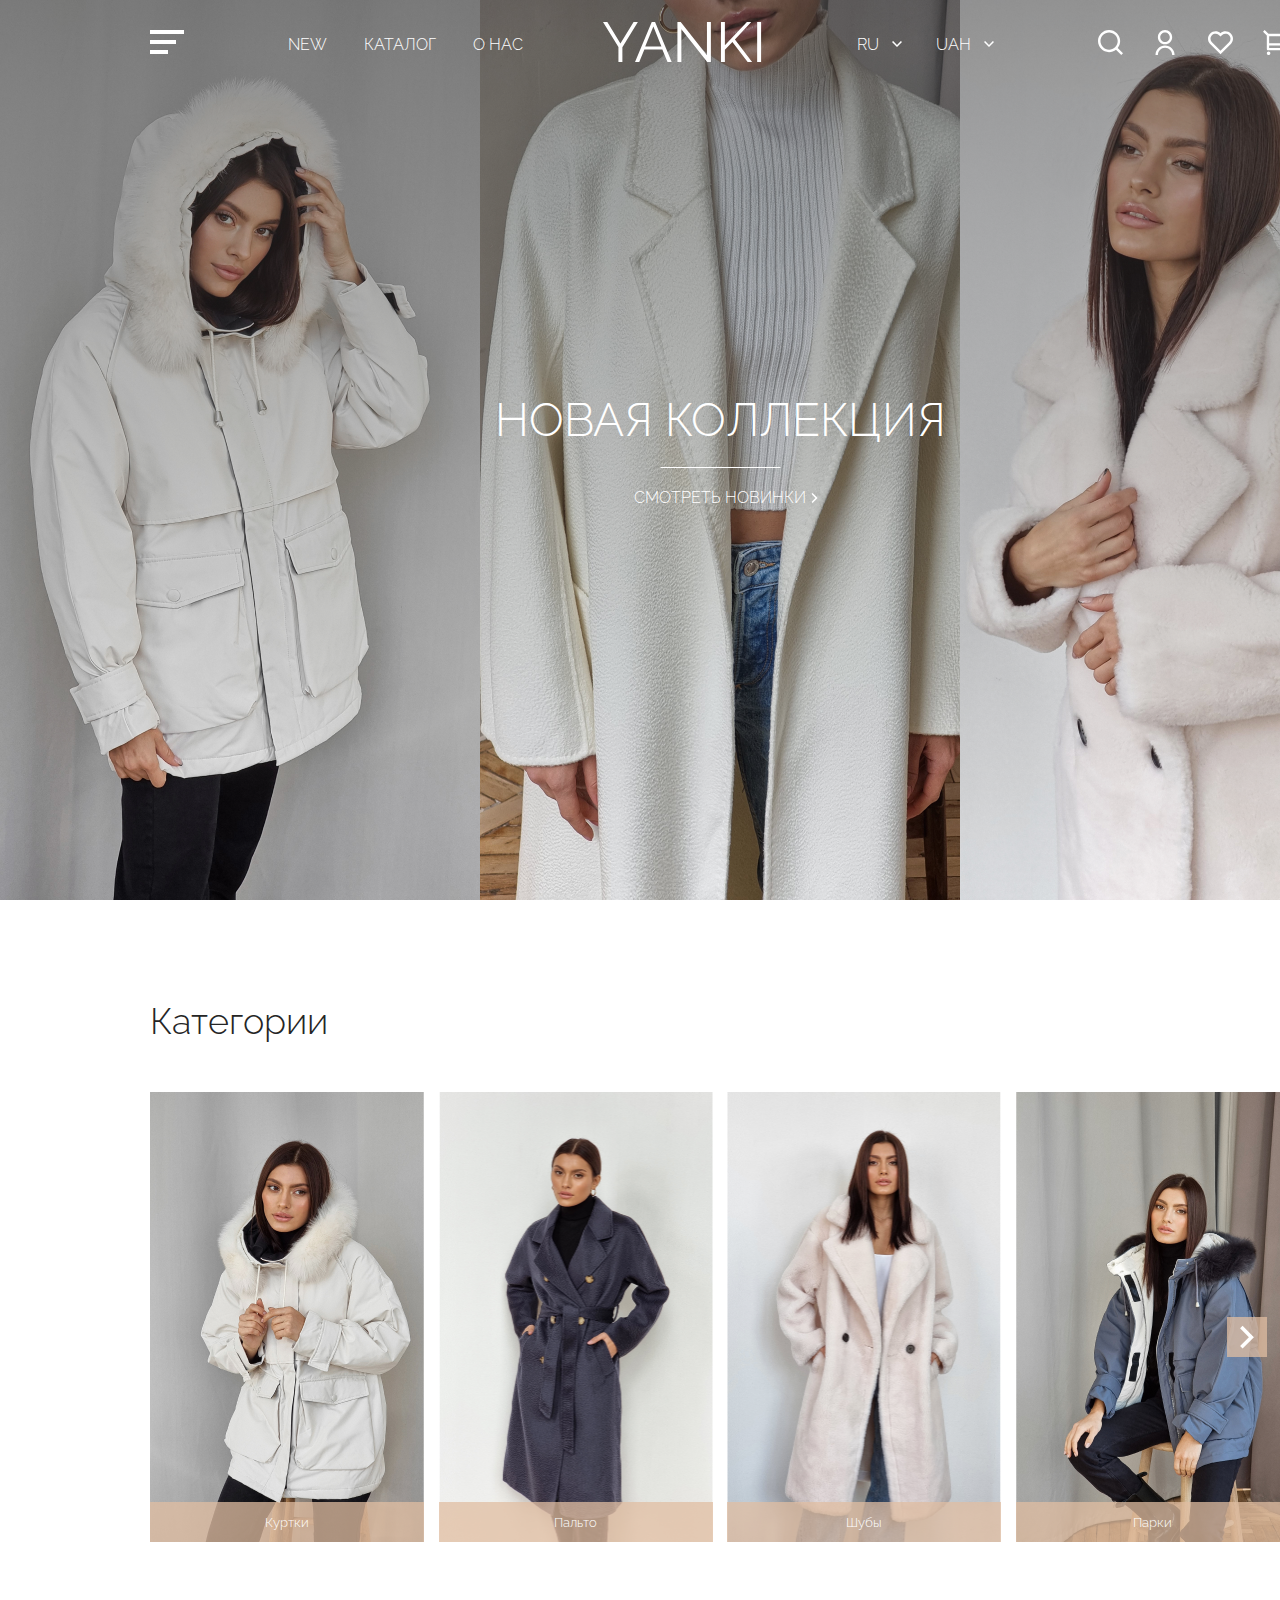
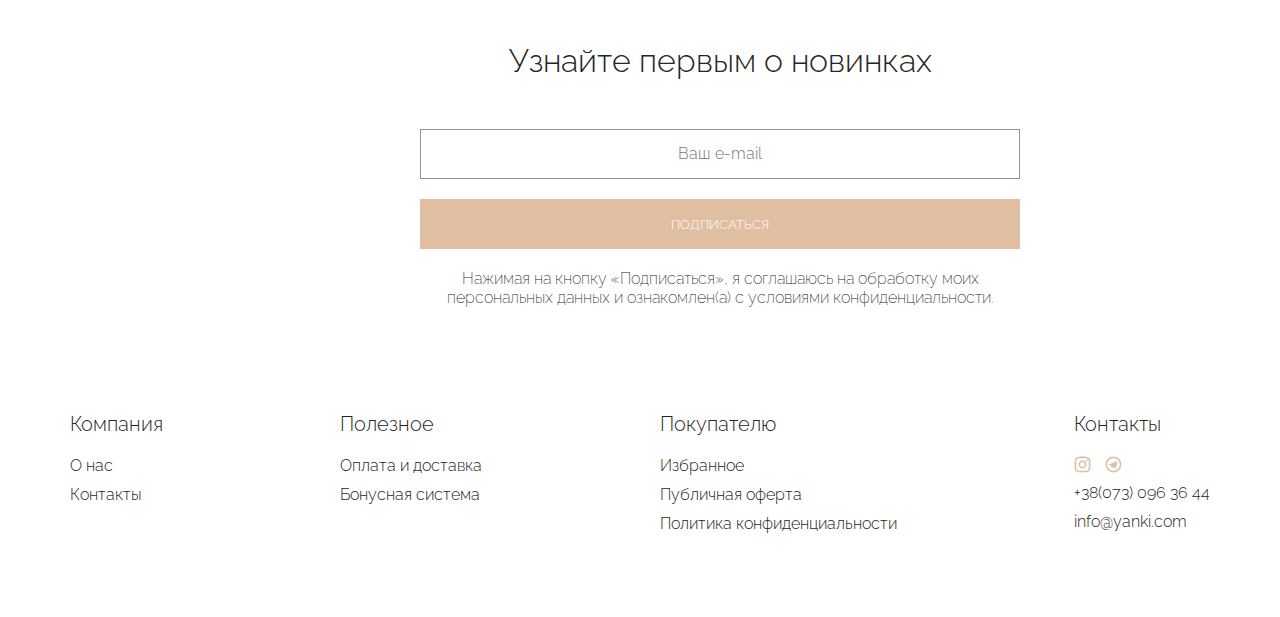
<file: index.html>
<!DOCTYPE html>
<html lang="en">
<head>
    <meta charset="UTF-8">
    <meta http-equiv="X-UA-Compatible" content="IE=edge">
    <meta name="viewport" content="width=device-width, initial-scale=1.0">
    <title>YANKI</title>
    <link rel="stylesheet" href="./style.css">
    <link rel="stylesheet" href="./main1.css">
    <link rel="stylesheet" href="./source/blocks/navbar/nav.css">
    <link rel="stylesheet" href="./footer.css">
</head>
<body>
    
    <div class="container__main__wrapper">
        <div class="container__navbar__wrapper">
            <div class="container__navbar flex-col">
                <div class="navbar flex-row">
                    <div class="navbar__left flex-row">
                        <div class="navbar__item">
                            <img class="nav-elem" src="/source/svg/Group 1.svg" alt="">
                        </div>
                        <div class="navbar__items flex-row">
                            <ol class="nav-elem"><a href="">NEW</a></ol>
                            <ol class="nav-elem"><a href="/catalog.html">Каталог</a></ol>
                            <ol class="nav-elem"><a href="">О нас</a></ol>
                        </div>
                    </div>
                    <div class="navbar__center">
                        <img class="nav-elem" src="/source/svg/YANKI.svg" alt="">
                    </div>
                    <div class="navbar__right flex-row">
                        <div class="navbar__item flex-row">
                            <div class="item__language select flex-row">
                                 <p class="nav-elem">RU</p>
                                 <img class="nav-elem arrow-drop" src="/source/svg/Frame (5).svg" alt="">
                            </div> 
                            <div class="item__currency flex-row select">
                                 <p class="nav-elem">UAH</p>
                                 <img class="nav-elem arrow-drop" src="/source/svg/Frame (5).svg" alt="">
                            </div>
                         </div>
                        <div class="navbar__item elements__navigation flex-row">
                            <ol class="item__navigation"><a href=""><img src="/source/svg/Group 2.svg" alt=""></a></ol>
                            <ol class="item__navigation"><a href=""><img src="/source/svg/Frame (2).svg" alt=""></a></ol>
                            <ol class="item__navigation"><a href=""><img src="/source/svg/Frame (3).svg" alt=""></a></ol>
                            <ol class="item__navigation"><a href=""><img src="/source/svg/Frame (4).svg" alt=""></a></ol>
                        </div>
                    </div>                
                </div>
            </div>
        </div>



        <div class="container__main flex-col">
            <div class="heading__main">
                <h1>Новая коллекция</h1>
                <span id="rectangle"></span>
                <div class="heading__text_wrapper">
                    <p>Смотреть новинки</p>
                    <img class="heading__arrow-right" src="/source/svg/Frame (6).svg" alt="">
                </div>
            </div>
            
            <div class="background-img__wrapper">
                <img class="background-img__main" src="source/img/Yanki (51) 1.png" alt="">
                <img class="background-img__main" src="source/img/Yanki (51) 2.png" alt="">
                <img class="background-img__main" src="source/img/Yanki (51) 3.png" alt="">
            </div>
        </div>
    </div>
    <!-- CATEGORY -->

    <div class="category_container__wrapper">
        <div class="category__container">
            <h1 id="category__heading">Категории</h1>
            <div class="card__container">
                <div class="card">
                    <img class="card__image" src="source/img/Rectangle 11.png" alt="">
                    <button class="card-btn">Куртки</button>
                </div>
                <div class="card">
                    <img class="card__image" src="source/img/Rectangle 10.png" alt="">
                    <button class="card-btn">Пальто</button>
                </div>
                <div class="card">
                    <img class="card__image" src="source/img/Rectangle 7.png" alt="">
                    <button class="card-btn">Шубы</button>
                </div>
                <div class="card">
                    <img class="card__image" src="source/img/Rectangle 9.png" alt="">
                    <button class="card-btn">Парки</button>
                </div>
                <span id="card__next_btn"><img class="arrow-next" src="source/svg/Vector (1).svg" alt=""></span>
            </div>
        </div>
    </div>

    <div class="subscribe_container__wrapper">
        <div class="subscribe__container">
            <form action="" class="subscribe__form">
                <h1 class="category__heading">Узнайте первым о новинках</h1>
                <input id="subscribe__input" name="email" type="email" placeholder="Ваш e-mail" type="text">
                <button type="submit" class="subscribe__btn basic__button">Подписаться</button>
            </form>
            <div class="agreement__block">
                <p class="agreement__text">Нажимая на кнопку «Подписаться», я соглашаюсь на обработку моих персональных данных и ознакомлен(а) с условиями конфиденциальности.
                </p>
            </div>
        </div>
    </div>

    <footer class="footer__container">
        <div class="footer__block company__block">
                <h1 class="footer__block_heading">Компания</h1>
                <a class="footer__block_text" href="#">О нас</a>
                <a class="footer__block_text" href="#">Контакты</a>
        </div>
        <div class="footer__block useful__block">
            <h1 class="footer__block_heading">Полезное</h1>
            <a class="footer__block_text" href="#">Оплата и доставка</a>
            <a class="footer__block_text" href="#">Бонусная система</a>
        </div>

        <div class="footer__block buyer__block">
            <h1 class="footer__block_heading">Покупателю</h1>
            <a class="footer__block_text" href="#">Избранное</a>
            <a class="footer__block_text" href="#">Публичная оферта</a>
            <a class="footer__block_text" href="#">Политика конфиденциальности</a>
        </div>
        <div class="footer__block contacts__block">
            <h1 class="footer__block_heading">Контакты</h1>
            <div class="footer__block_media">

            </div>
            <div class="footer__block_text soсiacl-network">
                <img src="source/svg/footer-inst.svg" alt="">
                <img src="source/svg/footer-telegram.svg" alt="">
            </div>
            <a class="footer__block_text" href="#">+38(073) 096 36 44</a>
            <a class="footer__block_text" href="#">info@yanki.com</a>
        </div>

    </footer>
</body>
</html>
</file>
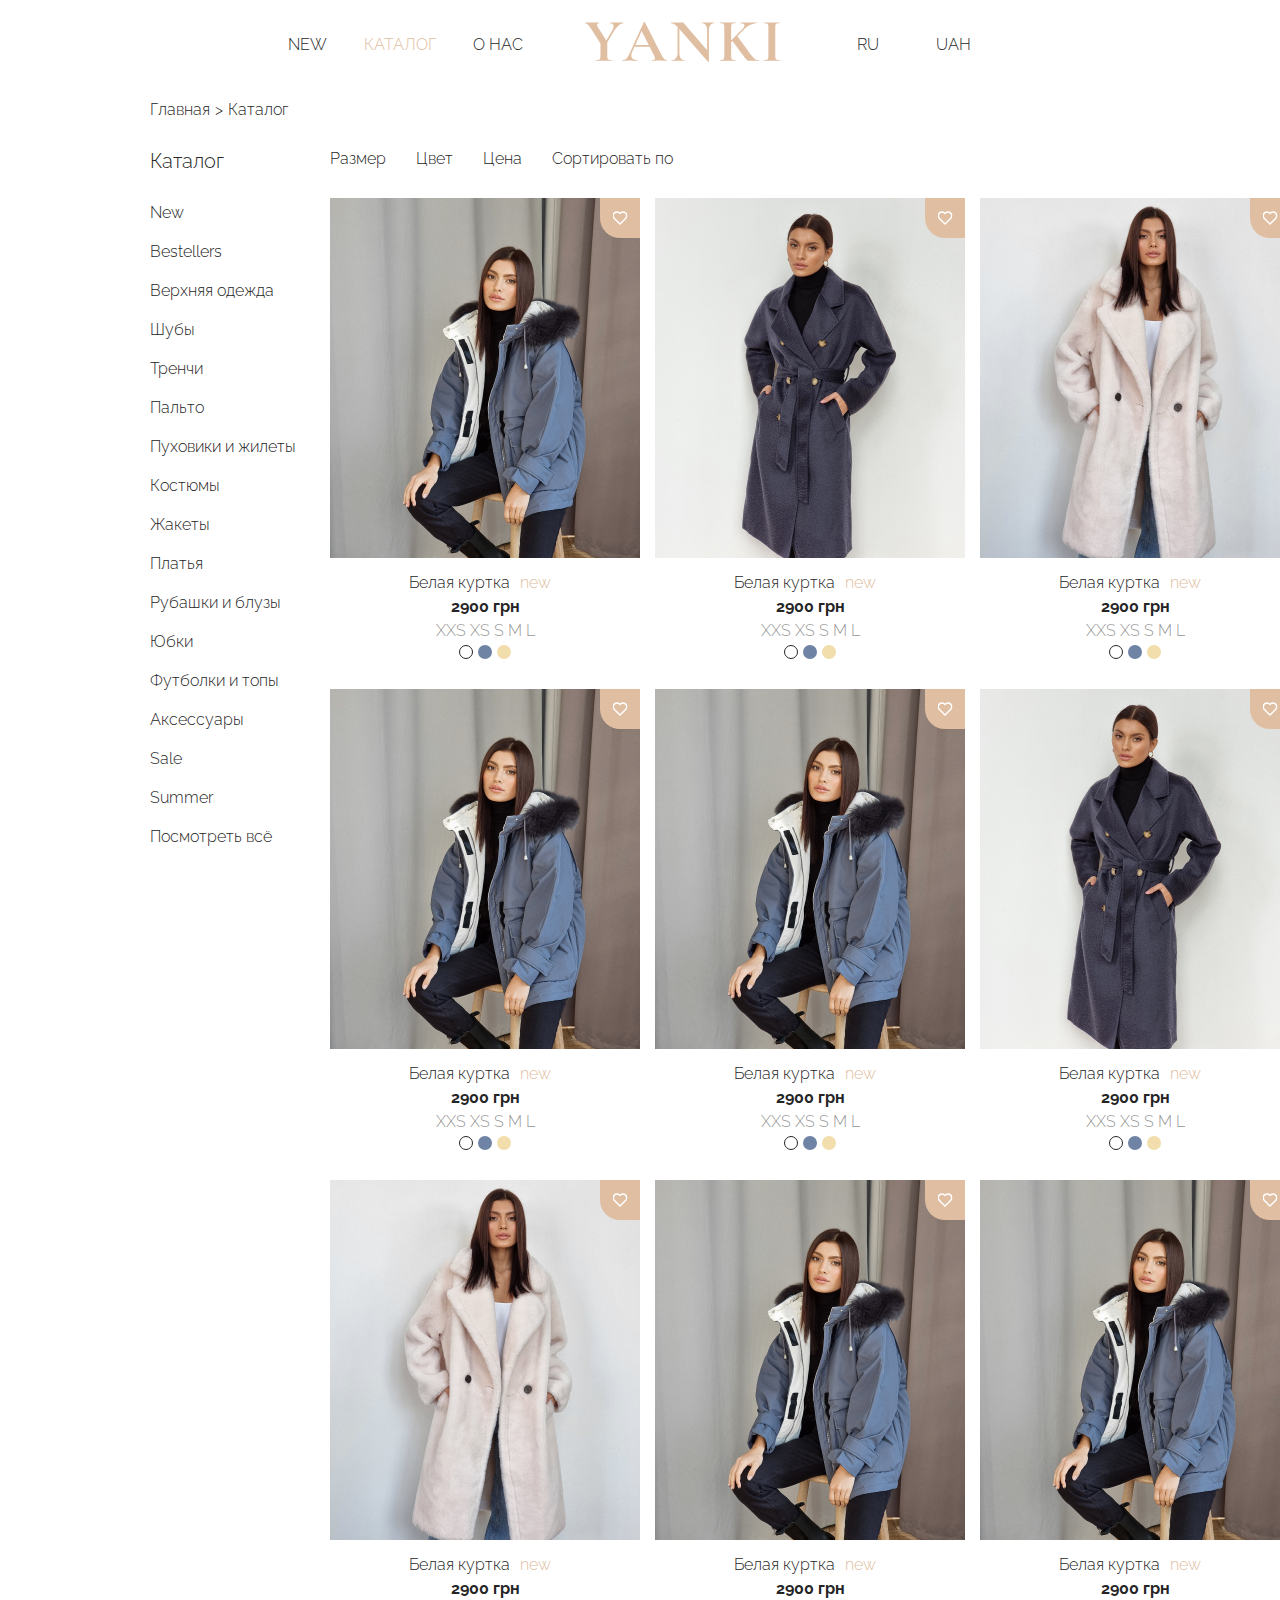
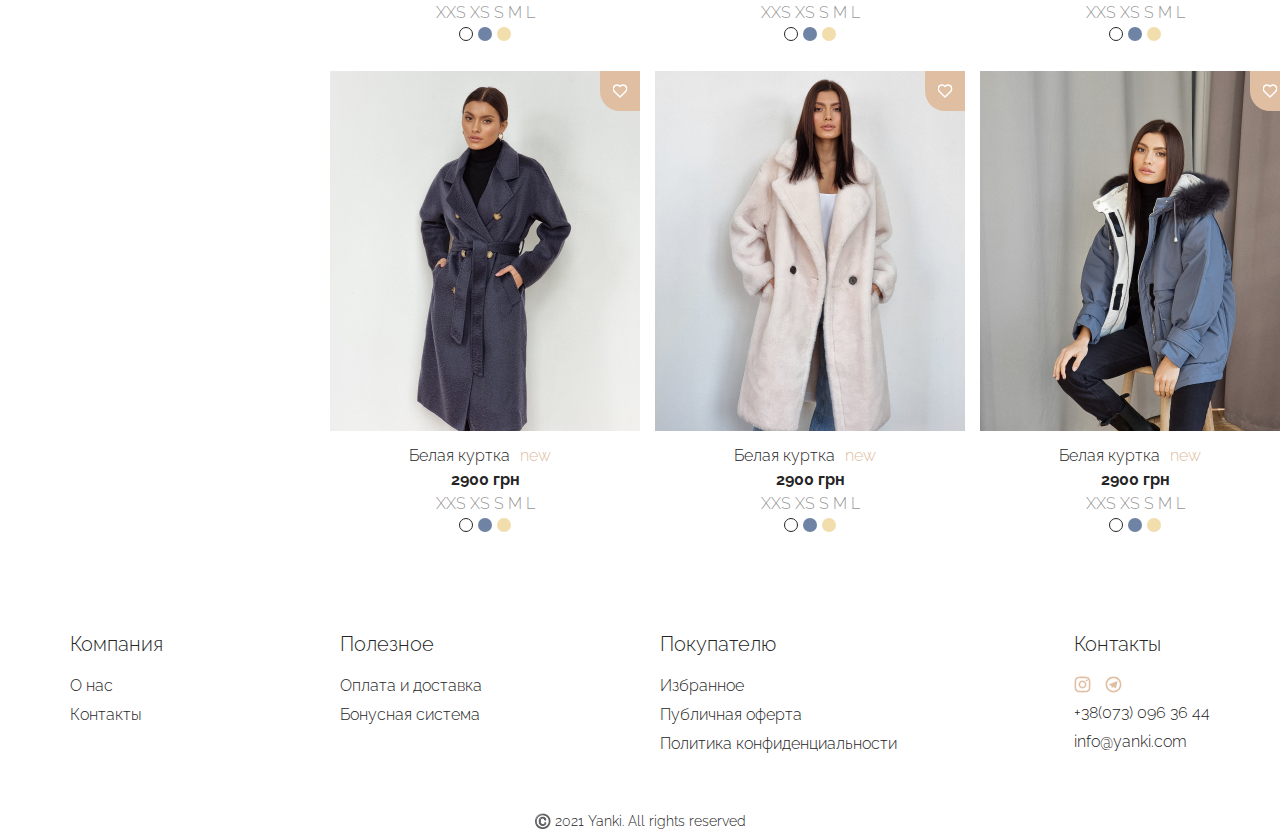
<file: catalog.html>
<!DOCTYPE html>
<html lang="en">
    <head>
        <meta charset="UTF-8">
        <meta http-equiv="X-UA-Compatible" content="IE=edge">
    <meta name="viewport" content="width=device-width, initial-scale=1.0">
    <title>Каталог</title>
    <link rel="stylesheet" href="./style.css">
    <link rel="stylesheet" href="./source/blocks/navbar/nav.css">
    <link rel="stylesheet" href="./footer.css">
    <link rel="stylesheet" href="./catalog.css">

</head>
<body>

    <div class="container__main__wrapper">
        <div class="container__navbar__wrapper">
            <div class="container__navbar flex-col">
                <div class="navbar flex-row">
                    <div class="navbar__left flex-row">
                        <div class="navbar__item">
                            <img class="nav-elem" src="/source/svg/Group 1.svg" alt="">
                        </div>
                        <div class="navbar__items flex-row">
                            <ol class="nav-elem"><a href="">NEW</a></ol>
                            <ol class="nav-elem "><a class="catalog__item" href="">Каталог</a></ol>
                            <ol class="nav-elem"><a href="">О нас</a></ol>
                        </div>
                    </div>
                    <div class="navbar__center">
                        <a href="/index.html"><img class="nav-elem logo__item" src="/source/svg/catalog-logo.svg" alt=""></a>
                    </div>
                    <div class="navbar__right flex-row">
                        <div class="navbar__item flex-row">
                            <div class="item__language select flex-row">
                                <p class="nav-elem">RU</p>
                                <img class="nav-elem arrow-drop" src="/source/svg/Frame (5).svg" alt="">
                            </div> 
                            <div class="item__currency flex-row select">
                                <p class="nav-elem">UAH</p>
                                <img class="nav-elem arrow-drop" src="/source/svg/Frame (5).svg" alt="">
                            </div>
                        </div>
                        <div class="navbar__item elements__navigation flex-row">
                            <ol class="item__navigation search__item"><a href=""><img src="/source/svg/Group 2.svg" alt=""></a></ol>
                            <ol class="item__navigation profile__item"><a href=""><img src="/source/svg/Frame (2).svg" alt=""></a></ol>
                            <ol class="item__navigation loves__item"><a href=""><img src="/source/svg/Frame (3).svg" alt=""></a></ol>
                            <ol class="item__navigation backet__item"><a href=""><img src="/source/svg/Frame (4).svg" alt=""></a></ol>
                        </div>
                    </div>                
                </div>
            </div>
        </div>
    </div>

    <div class="container__main__wrapper wrapper-top">
        <div class="container__basic">   
            <div class="block__pointer">
                    <p class="text__pointer">Главная</p>
                    <p class="text__pointer arrow_pointer">></p>
                    <p class="text__pointer">Каталог</p>
            </div>

            <div class="container__catalog__wrapper">
                <div class="container__catalog">
                    <div class="catalog__bar">
                        <h1>Каталог</h1>
                        <p>New</p>
                        <p>Bestellers</p>
                        <p>Верхняя одежда</p>
                        <p>Шубы</p>
                        <p>Тренчи</p>
                        <p>Пальто</p>
                        <p>Пуховики и жилеты</p>
                        <p>Костюмы</p>
                        <p>Жакеты</p>
                        <p>Платья</p>
                        <p>Рубашки и блузы</p>
                        <p>Юбки</p>
                        <p>Футболки и топы</p>
                        <p>Аксессуары</p>
                        <p>Sale</p>
                        <p>Summer</p>
                        <p>Посмотреть всё</p>
                    </div>
                </div>
                <div class="block__card__wrapper">
                    <div class="block__filter">
                        <div class="filter_item"><p class="item__filter">Размер</p></div>
                        <div class="filter_item"><p class="item__filter">Цвет</p></div>
                        <div class="filter_item"><p class="item__filter">Цена</p></div>    
                        <div class="filter_item"><p class="item__filter">Сортировать по</p></div>
                    </div>

                    <div class="block__card">
                        <div class="card__wrapper">
                            <div class="img__wrapper">
                                <img src="/source/img/catalog-card1.png" alt="">
                            </div>
                            <div class="card__naming__wrapper"><h1 class="card__naming">Белая куртка</h1><h1 class="card__naming__new">new</h1></div>
                            <p class="card__price">2900 грн</p>
                            <p class="card__size">XXS XS S M L </p>
                            <div class="card__colors">
                                <span class="color__circle cir_wh"></span>
                                <span class="color__circle cir_bl"></span>
                                <span class="color__circle cir_be"></span>
                            </div>
                            <div class="block__favorites">
                                <button class="card__like"><img class="svg__heart" src="/source/svg/catalog-heart.svg" alt=""></button>
                            </div>
                        </div>
                        <div class="card__wrapper">
                            <div class="img__wrapper">
                                <img src="/source/img/catalog-palto.png" alt="">
                            </div>
                            <div class="card__naming__wrapper"><h1 class="card__naming">Белая куртка</h1><h1 class="card__naming__new">new</h1></div>
                            <p class="card__price">2900 грн</p>
                            <p class="card__size">XXS XS S M L </p>
                            <div class="card__colors">
                                <span class="color__circle cir_wh"></span>
                                <span class="color__circle cir_bl"></span>
                                <span class="color__circle cir_be"></span>
                            </div>
                            <div class="block__favorites">
                                <button class="card__like"><img class="svg__heart" src="/source/svg/catalog-heart.svg" alt=""></button>
                            </div>
                        </div>
                        <div class="card__wrapper">
                            <div class="img__wrapper">
                                <img src="/source/img/catalog-shuba.png" alt="">
                            </div>
                            <div class="card__naming__wrapper"><h1 class="card__naming">Белая куртка</h1><h1 class="card__naming__new">new</h1></div>
                            <p class="card__price">2900 грн</p>
                            <p class="card__size">XXS XS S M L </p>
                            <div class="card__colors">
                                <span class="color__circle cir_wh"></span>
                                <span class="color__circle cir_bl"></span>
                                <span class="color__circle cir_be"></span>
                            </div>
                            <div class="block__favorites">
                                <button class="card__like"><img class="svg__heart" src="/source/svg/catalog-heart.svg" alt=""></button>
                            </div>
                        </div>
                        <div class="card__wrapper">
                            <div class="img__wrapper">
                                <img src="/source/img/catalog-parka.png" alt="">
                            </div>
                            <div class="card__naming__wrapper"><h1 class="card__naming">Белая куртка</h1><h1 class="card__naming__new">new</h1></div>
                            <p class="card__price">2900 грн</p>
                            <p class="card__size">XXS XS S M L </p>
                            <div class="card__colors">
                                <span class="color__circle cir_wh"></span>
                                <span class="color__circle cir_bl"></span>
                                <span class="color__circle cir_be"></span>
                            </div>
                            <div class="block__favorites">
                                <button class="card__like"><img class="svg__heart" src="/source/svg/catalog-heart.svg" alt=""></button>
                            </div>
                        </div>
                        <div class="card__wrapper">
                            <div class="img__wrapper">
                                <img src="/source/img/catalog-card1.png" alt="">
                            </div>
                            <div class="card__naming__wrapper"><h1 class="card__naming">Белая куртка</h1><h1 class="card__naming__new">new</h1></div>
                            <p class="card__price">2900 грн</p>
                            <p class="card__size">XXS XS S M L </p>
                            <div class="card__colors">
                                <span class="color__circle cir_wh"></span>
                                <span class="color__circle cir_bl"></span>
                                <span class="color__circle cir_be"></span>
                            </div>
                            <div class="block__favorites">
                                <button class="card__like"><img class="svg__heart" src="/source/svg/catalog-heart.svg" alt=""></button>
                            </div>
                        </div>
                        <div class="card__wrapper">
                            <div class="img__wrapper">
                                <img src="/source/img/catalog-palto.png" alt="">
                            </div>
                            <div class="card__naming__wrapper"><h1 class="card__naming">Белая куртка</h1><h1 class="card__naming__new">new</h1></div>
                            <p class="card__price">2900 грн</p>
                            <p class="card__size">XXS XS S M L </p>
                            <div class="card__colors">
                                <span class="color__circle cir_wh"></span>
                                <span class="color__circle cir_bl"></span>
                                <span class="color__circle cir_be"></span>
                            </div>
                            <div class="block__favorites">
                                <button class="card__like"><img class="svg__heart" src="/source/svg/catalog-heart.svg" alt=""></button>
                            </div>
                        </div>
                        <div class="card__wrapper">
                            <div class="img__wrapper">
                                <img src="/source/img/catalog-shuba.png" alt="">
                            </div>
                            <div class="card__naming__wrapper"><h1 class="card__naming">Белая куртка</h1><h1 class="card__naming__new">new</h1></div>
                            <p class="card__price">2900 грн</p>
                            <p class="card__size">XXS XS S M L </p>
                            <div class="card__colors">
                                <span class="color__circle cir_wh"></span>
                                <span class="color__circle cir_bl"></span>
                                <span class="color__circle cir_be"></span>
                            </div>
                            <div class="block__favorites">
                                <button class="card__like"><img class="svg__heart" src="/source/svg/catalog-heart.svg" alt=""></button>
                            </div>
                        </div>
                        <div class="card__wrapper">
                            <div class="img__wrapper">
                                <img src="/source/img/catalog-parka.png" alt="">
                            </div>
                            <div class="card__naming__wrapper"><h1 class="card__naming">Белая куртка</h1><h1 class="card__naming__new">new</h1></div>
                            <p class="card__price">2900 грн</p>
                            <p class="card__size">XXS XS S M L </p>
                            <div class="card__colors">
                                <span class="color__circle cir_wh"></span>
                                <span class="color__circle cir_bl"></span>
                                <span class="color__circle cir_be"></span>
                            </div>
                            <div class="block__favorites">
                                <button class="card__like"><img class="svg__heart" src="/source/svg/catalog-heart.svg" alt=""></button>
                            </div>
                        </div>
                        <div class="card__wrapper">
                            <div class="img__wrapper">
                                <img src="/source/img/catalog-card1.png" alt="">
                            </div>
                            <div class="card__naming__wrapper"><h1 class="card__naming">Белая куртка</h1><h1 class="card__naming__new">new</h1></div>
                            <p class="card__price">2900 грн</p>
                            <p class="card__size">XXS XS S M L </p>
                            <div class="card__colors">
                                <span class="color__circle cir_wh"></span>
                                <span class="color__circle cir_bl"></span>
                                <span class="color__circle cir_be"></span>
                            </div>
                            <div class="block__favorites">
                                <button class="card__like"><img class="svg__heart" src="/source/svg/catalog-heart.svg" alt=""></button>
                            </div>
                        </div>
                        <div class="card__wrapper">
                            <div class="img__wrapper">
                                <img src="/source/img/catalog-palto.png" alt="">
                            </div>
                            <div class="card__naming__wrapper"><h1 class="card__naming">Белая куртка</h1><h1 class="card__naming__new">new</h1></div>
                            <p class="card__price">2900 грн</p>
                            <p class="card__size">XXS XS S M L </p>
                            <div class="card__colors">
                                <span class="color__circle cir_wh"></span>
                                <span class="color__circle cir_bl"></span>
                                <span class="color__circle cir_be"></span>
                            </div>
                            <div class="block__favorites">
                                <button class="card__like"><img class="svg__heart" src="/source/svg/catalog-heart.svg" alt=""></button>
                            </div>
                        </div>
                        <div class="card__wrapper">
                            <div class="img__wrapper">
                                <img src="/source/img/catalog-shuba.png" alt="">
                            </div>
                            <div class="card__naming__wrapper"><h1 class="card__naming">Белая куртка</h1><h1 class="card__naming__new">new</h1></div>
                            <p class="card__price">2900 грн</p>
                            <p class="card__size">XXS XS S M L </p>
                            <div class="card__colors">
                                <span class="color__circle cir_wh"></span>
                                <span class="color__circle cir_bl"></span>
                                <span class="color__circle cir_be"></span>
                            </div>
                            <div class="block__favorites">
                                <button class="card__like"><img class="svg__heart" src="/source/svg/catalog-heart.svg" alt=""></button>
                            </div>
                        </div>
                        <div class="card__wrapper">
                            <div class="img__wrapper">
                                <img src="/source/img/catalog-parka.png" alt="">
                            </div>
                            <div class="card__naming__wrapper"><h1 class="card__naming">Белая куртка</h1><h1 class="card__naming__new">new</h1></div>
                            <p class="card__price">2900 грн</p>
                            <p class="card__size">XXS XS S M L </p>
                            <div class="card__colors">
                                <span class="color__circle cir_wh"></span>
                                <span class="color__circle cir_bl"></span>
                                <span class="color__circle cir_be"></span>
                            </div>
                            <div class="block__favorites">
                                <button class="card__like"><img class="svg__heart" src="/source/svg/catalog-heart.svg" alt=""></button>
                            </div>
                        </div>

                    </div>
                </div>
            </div>
        </div>
    </div>

    <footer class="footer__container">
        <div class="footer__block company__block">
                <h1 class="footer__block_heading">Компания</h1>
                <a class="footer__block_text" href="#">О нас</a>
                <a class="footer__block_text" href="#">Контакты</a>
        </div>
        <div class="footer__block useful__block">
            <h1 class="footer__block_heading">Полезное</h1>
            <a class="footer__block_text" href="#">Оплата и доставка</a>
            <a class="footer__block_text" href="#">Бонусная система</a>
        </div>

        <div class="footer__block buyer__block">
            <h1 class="footer__block_heading">Покупателю</h1>
            <a class="footer__block_text" href="#">Избранное</a>
            <a class="footer__block_text" href="#">Публичная оферта</a>
            <a class="footer__block_text" href="#">Политика конфиденциальности</a>
        </div>
        <div class="footer__block contacts__block">
            <h1 class="footer__block_heading">Контакты</h1>
            <div class="footer__block_media">

            </div>
            <div class="footer__block_text soсiacl-network">
                <img src="source/svg/footer-inst.svg" alt="">
                <img src="source/svg/footer-telegram.svg" alt="">
            </div>
            <a class="footer__block_text" href="#">+38(073) 096 36 44</a>
            <a class="footer__block_text" href="#">info@yanki.com</a>
        </div>

    </footer>
    <p class="text-right">©️ 2021 Yanki. All rights reserved</p>
    </body>
    </html>
</file>
<file: style.css>
@import url("https://fonts.googleapis.com/css2?family=Raleway:ital,wght@0,100..900;1,100..900&display=swap");
* {
  margin: 0;
  padding: 0;
  color: #252525;
  box-sizing: border-box;
  list-style-type: none;
  list-style: none;
  text-decoration: none;
  font-family: "Raleway", sans-serif;
  font-weight: 300;
}

.flex-row {
  display: flex;
  flex-direction: row;
  justify-content: space-between;
  align-items: center;
}

.flex-col {
  display: flex;
  flex-direction: column;
}

.container__main {
  margin: 0 auto;
  position: relative;
  background-color: #252525;
  width: 1440px;
  height: 900px;
}
.container__main ol, .container__main ul, .container__main form, .container__main a, .container__main div, .container__main p, .container__main h1 {
  color: #fff;
  font-size: 16px;
  text-transform: uppercase;
}
.container__main .heading__main {
  position: absolute;
  top: 50%;
  left: 50%;
  transform: translate(-50%, -50%);
  z-index: 1;
  display: flex;
  flex-direction: column;
  align-items: center;
}
.container__main .heading__main h1 {
  font-size: 46px;
}
.container__main .heading__main #rectangle {
  display: block;
  width: 120px;
  height: 1px;
  background-color: #fff;
  margin: 20px 0;
}
.container__main .heading__main .heading__text_wrapper {
  flex-direction: row;
  text-align: center;
  position: relative;
}
.container__main .heading__main .heading__text_wrapper p {
  display: inline-block;
  font-size: 16px;
  cursor: pointer;
}
.container__main .heading__main .heading__text_wrapper .heading__arrow-right {
  display: inline-block;
  position: absolute;
  top: 50%;
  right: -10%;
  transform: translate(0, -50%);
  cursor: pointer;
}
.container__main .background-img__wrapper {
  width: 100%;
  display: flex;
  flex-wrap: nowrap;
  position: absolute;
  top: 0;
  left: 0;
  z-index: 0;
}/*# sourceMappingURL=style.css.map */
</file>
<file: main1.css>
.category_container__wrapper {
  width: 1440px;
  margin: 100px auto 0 auto;
}
.category_container__wrapper .category__container {
  width: 1140px;
  height: 542px;
  margin: 0 auto;
}
.category_container__wrapper .category__container #category__heading {
  font-size: 36px;
  margin-bottom: 50px;
}
.category_container__wrapper .category__container .card__container {
  width: 1140px;
  display: flex;
  flex-direction: row;
  justify-content: space-between;
  position: relative;
}
.category_container__wrapper .category__container .card__container #card__next_btn {
  width: 40px;
  height: 40px;
  background-color: rgba(224, 190, 162, 0.7490196078);
  position: absolute;
  top: 50%;
  right: 2%;
  cursor: pointer;
}
.category_container__wrapper .category__container .card__container #card__next_btn:hover {
  background-color: hsl(27, 50%, 76%);
  box-shadow: 0px 5px 7px 0px rgba(37, 37, 37, 0.15);
}
.category_container__wrapper .category__container .card__container #card__next_btn .arrow-next {
  position: relative;
  color: #fff;
  top: 50%;
  left: 50%;
  transform: translate(-50%, -50%);
}
.category_container__wrapper .category__container .card__container .card {
  display: flex;
  flex-direction: column;
  width: fit-content;
  position: relative;
}
.category_container__wrapper .category__container .card__container .card .card__image {
  width: 274px;
  height: 450px;
}
.category_container__wrapper .category__container .card__container .card .card-btn {
  position: absolute;
  bottom: 0;
  left: 0;
  background-color: rgba(224, 190, 162, 0.7490196078);
  height: 40px;
  width: 274px;
  text-align: center;
  border: none;
  color: #fff;
  cursor: pointer;
}
.category_container__wrapper .category__container .card__container .card .card-btn:hover {
  background-color: hsl(27, 50%, 76%);
  box-shadow: 0px 5px 7px 0px rgba(37, 37, 37, 0.15);
}

.subscribe_container__wrapper {
  width: 1440px;
  margin: 0 auto;
  margin-bottom: 100px;
}
.subscribe_container__wrapper .subscribe__container {
  margin: 100px auto 0 auto;
  width: 600px;
  height: 270px;
}
.subscribe_container__wrapper .subscribe__container .agreement__block {
  margin-top: 20px;
}
.subscribe_container__wrapper .subscribe__container .agreement__block .agreement__text {
  font-weight: 200;
  text-align: center;
  font-size: 16px;
}
.subscribe_container__wrapper .subscribe__container .subscribe__form {
  display: flex;
  flex-direction: column;
  margin: 0 auto;
  text-align: center;
}
.subscribe_container__wrapper .subscribe__container .subscribe__form .category__heading {
  margin-bottom: 50px;
}
.subscribe_container__wrapper .subscribe__container .subscribe__form #subscribe__input {
  width: 600px;
  height: 50px;
  padding: 16px 81px 17px 81px;
  text-align: center;
  border: 0.5px solid hsla(0, 0%, 15%, 0.5);
  font-size: 16px;
}
.subscribe_container__wrapper .subscribe__container .subscribe__form .subscribe__btn {
  margin-top: 20px;
  width: 600px;
  height: 50px;
  padding: 16px 81px 17px 81px;
  background-color: #E0BEA2;
  color: #fff;
  text-transform: uppercase;
  border: 0px;
  cursor: pointer;
}
.subscribe_container__wrapper .subscribe__container .subscribe__form .subscribe__btn:hover {
  background: hsl(27, 50%, 76%);
  box-shadow: 0px 5px 7px 0px rgba(37, 37, 37, 0.15);
}/*# sourceMappingURL=main1.css.map */
</file>
<file: source/blocks/navbar/nav.css>
@import url("https://fonts.googleapis.com/css2?family=Raleway:ital,wght@0,100..900;1,100..900&display=swap");
* {
  margin: 0;
  padding: 0;
  color: #252525;
  box-sizing: border-box;
  list-style-type: none;
  list-style: none;
  text-decoration: none;
  font-family: "Raleway", sans-serif;
  font-weight: 300;
}

.flex-row {
  display: flex;
  flex-direction: row;
  justify-content: space-between;
  align-items: center;
}

.flex-col {
  display: flex;
  flex-direction: column;
}

.container__main__wrapper {
  margin: 0 auto;
  width: 1440px;
  position: relative;
}

.container__navbar__wrapper {
  position: absolute;
}

.container__navbar {
  margin: 0 auto;
  position: relative;
  width: 1440px;
  height: 100px;
}
.container__navbar ol, .container__navbar ul, .container__navbar form, .container__navbar a, .container__navbar div, .container__navbar p, .container__navbar h1, .container__navbar .arrow-drop {
  color: #fff;
  font-size: 16px;
  text-transform: uppercase;
}
.container__navbar .navbar {
  margin: 24px auto 0 auto;
  height: 40px;
  width: 1140px;
  z-index: 1;
}
.container__navbar .navbar .nav-elem {
  cursor: pointer;
}
.container__navbar .navbar .navbar__left img {
  width: 34px;
}
.container__navbar .navbar .navbar__left .navbar__item {
  margin-right: 104px;
}
.container__navbar .navbar .navbar__left .navbar__items {
  width: 235px;
}
.container__navbar .navbar .navbar__left .navbar__items ol {
  width: fit-content;
  padding: 0;
}
.container__navbar .navbar .navbar__right {
  margin-right: 60px;
}
.container__navbar .navbar .navbar__right .navbar__item {
  margin-right: 70px;
}
.container__navbar .navbar .navbar__right .navbar__item .arrow-drop {
  margin-left: 9px;
}
.container__navbar .navbar .navbar__right .navbar__item .select {
  padding: 0 15px;
}
.container__navbar .navbar .navbar__right .navbar__item .item__navigation {
  padding: 0 15%;
}
.container__navbar .navbar .elements__navigation:last-child {
  margin-right: 47px;
}/*# sourceMappingURL=nav.css.map */
</file>
<file: footer.css>
@charset "UTF-8";
.footer__container {
  display: flex;
  flex-direction: row;
  justify-content: space-between;
  width: 1140px;
  margin: 0 auto 74px auto;
}
.footer__container .footer__block {
  display: flex;
  flex-direction: column;
}
.footer__container .footer__block .footer__block_heading {
  margin-bottom: 20px;
  font-size: 20px;
}
.footer__container .footer__block .footer__block_text {
  margin-bottom: 10px;
}
.footer__container .footer__block .footer__block_text:hover {
  color: rgb(37, 37, 37);
  opacity: 70%;
}
.footer__container .footer__block .soсiacl-network {
  width: 48px;
  display: flex;
  flex-direction: row;
  justify-content: space-between;
  display: flex;
  align-items: center;
}

.aaaaaaaaaaa {
  color: black;
}/*# sourceMappingURL=footer.css.map */
</file>
<file: catalog.css>
.container__navbar__wrapper {
  position: static;
}
.container__navbar__wrapper .catalog__item {
  color: #E0BEA2;
}
.container__navbar__wrapper .logo__item {
  color: #E0BEA2;
}
.container__navbar__wrapper .profile__item img {
  color: #E0BEA2;
}
.container__navbar__wrapper .loves__item img {
  color: #E0BEA2;
}
.container__navbar__wrapper .backet__item a img {
  color: #E0BEA2;
}

.wrapper-top {
  position: static;
}

.container__navbar ol, .container__navbar ul, .container__navbar form, .container__navbar a, .container__navbar div, .container__navbar p, .container__navbar h1, .container__navbar .arrow-drop {
  color: #252525;
}

.container__main__wrapper {
  position: static;
}
.container__main__wrapper .block__pointer {
  display: flex;
  flex-direction: row;
  margin: 0px 0px 30px 0px;
}
.container__main__wrapper .block__pointer .text__pointer {
  margin-right: 5px;
}
.container__main__wrapper .container__basic {
  width: 1140px;
  margin: 0 auto;
}
.container__main__wrapper .container__catalog__wrapper {
  display: flex;
  flex-direction: row;
}
.container__main__wrapper .container__catalog__wrapper .container__catalog {
  margin-right: 30px;
}
.container__main__wrapper .container__catalog__wrapper .container__catalog .catalog__bar {
  width: 150px;
}
.container__main__wrapper .container__catalog__wrapper .container__catalog .catalog__bar h1 {
  font-size: 20px;
  margin-bottom: 30px;
}
.container__main__wrapper .container__catalog__wrapper .container__catalog .catalog__bar P {
  font-size: 16px;
  margin-bottom: 20px;
}
.container__main__wrapper .container__catalog__wrapper .container__catalog .catalog__bar P:hover {
  color: rgb(37, 37, 37);
  opacity: 70%;
}
.container__main__wrapper .container__catalog__wrapper .block__card__wrapper .block__filter {
  display: flex;
  flex-direction: row;
}
.container__main__wrapper .container__catalog__wrapper .block__card__wrapper .block__filter .filter_item {
  margin: 0 30px 0 0;
}
.container__main__wrapper .container__catalog__wrapper .block__card__wrapper .block__card {
  display: flex;
  flex-direction: row;
  justify-content: space-between;
  flex-wrap: wrap;
  width: 960px;
  min-height: 100px;
}
.container__main__wrapper .container__catalog__wrapper .block__card__wrapper .block__card .card__wrapper {
  margin-top: 30px;
  position: relative;
  text-align: center;
}
.container__main__wrapper .container__catalog__wrapper .block__card__wrapper .block__card .card__wrapper .img__wrapper {
  position: relative;
  overflow: hidden;
  width: 310px;
  height: 360px;
}
.container__main__wrapper .container__catalog__wrapper .block__card__wrapper .block__card .card__wrapper .img__wrapper img {
  object-fit: cover;
  object-position: center;
  position: absolute;
  top: 0;
  left: 0;
}
.container__main__wrapper .container__catalog__wrapper .block__card__wrapper .block__card .card__wrapper .card__naming__wrapper {
  width: 300px;
  display: flex;
  flex-direction: row;
  justify-content: center;
}
.container__main__wrapper .container__catalog__wrapper .block__card__wrapper .block__card .card__wrapper .card__naming__wrapper .card__naming {
  margin-top: 15px;
  font-size: 16px;
}
.container__main__wrapper .container__catalog__wrapper .block__card__wrapper .block__card .card__wrapper .card__naming__wrapper .card__naming__new {
  font-size: 16px;
  margin-top: 15px;
  margin-left: 10px;
  color: #E0BEA2;
}
.container__main__wrapper .container__catalog__wrapper .block__card__wrapper .block__card .card__wrapper .card__price {
  margin-top: 5px;
  font-size: 16px;
  font-weight: 700;
}
.container__main__wrapper .container__catalog__wrapper .block__card__wrapper .block__card .card__wrapper .card__size {
  margin-top: 5px;
  color: hsla(0, 0%, 15%, 0.5);
  font-size: 16px;
  text-transform: uppercase;
}
.container__main__wrapper .container__catalog__wrapper .block__card__wrapper .block__card .card__wrapper .card__colors {
  display: flex;
  flex-direction: row;
  justify-content: space-between;
  width: 52px;
  margin: 5px auto 0 auto;
}
.container__main__wrapper .container__catalog__wrapper .block__card__wrapper .block__card .card__wrapper .card__colors .color__circle {
  border-radius: 50%;
  display: block;
  width: 14px;
  height: 14px;
}
.container__main__wrapper .container__catalog__wrapper .block__card__wrapper .block__card .card__wrapper .card__colors .cir_wh {
  background-color: white;
  border: 0.3px solid hsl(0, 0%, 15%);
}
.container__main__wrapper .container__catalog__wrapper .block__card__wrapper .block__card .card__wrapper .card__colors .cir_bl {
  background-color: hsl(217, 23%, 54%);
}
.container__main__wrapper .container__catalog__wrapper .block__card__wrapper .block__card .card__wrapper .card__colors .cir_be {
  background-color: hsl(43, 72%, 81%);
}
.container__main__wrapper .container__catalog__wrapper .block__card__wrapper .block__card .card__wrapper .block__favorites {
  width: 40px;
  height: 40px;
  position: absolute;
  top: 0;
  right: 0;
}
.container__main__wrapper .container__catalog__wrapper .block__card__wrapper .block__card .card__wrapper .block__favorites .card__like {
  width: 100%;
  height: 100%;
  background-color: #E0BEA2;
  position: relative;
  top: 0;
  right: 0;
  border: none;
  border-radius: 0px 0px 0px 20px;
}
.container__main__wrapper .container__catalog__wrapper .block__card__wrapper .block__card .card__wrapper .block__favorites .card__like .svg__heart {
  position: absolute;
  transform: translate(-50%, -50%);
}

.text-right {
  text-align: center;
  font-size: 14px;
  margin-bottom: 10px;
}

.footer__container {
  margin: 100px auto 50px auto;
}/*# sourceMappingURL=catalog.css.map */
</file>
